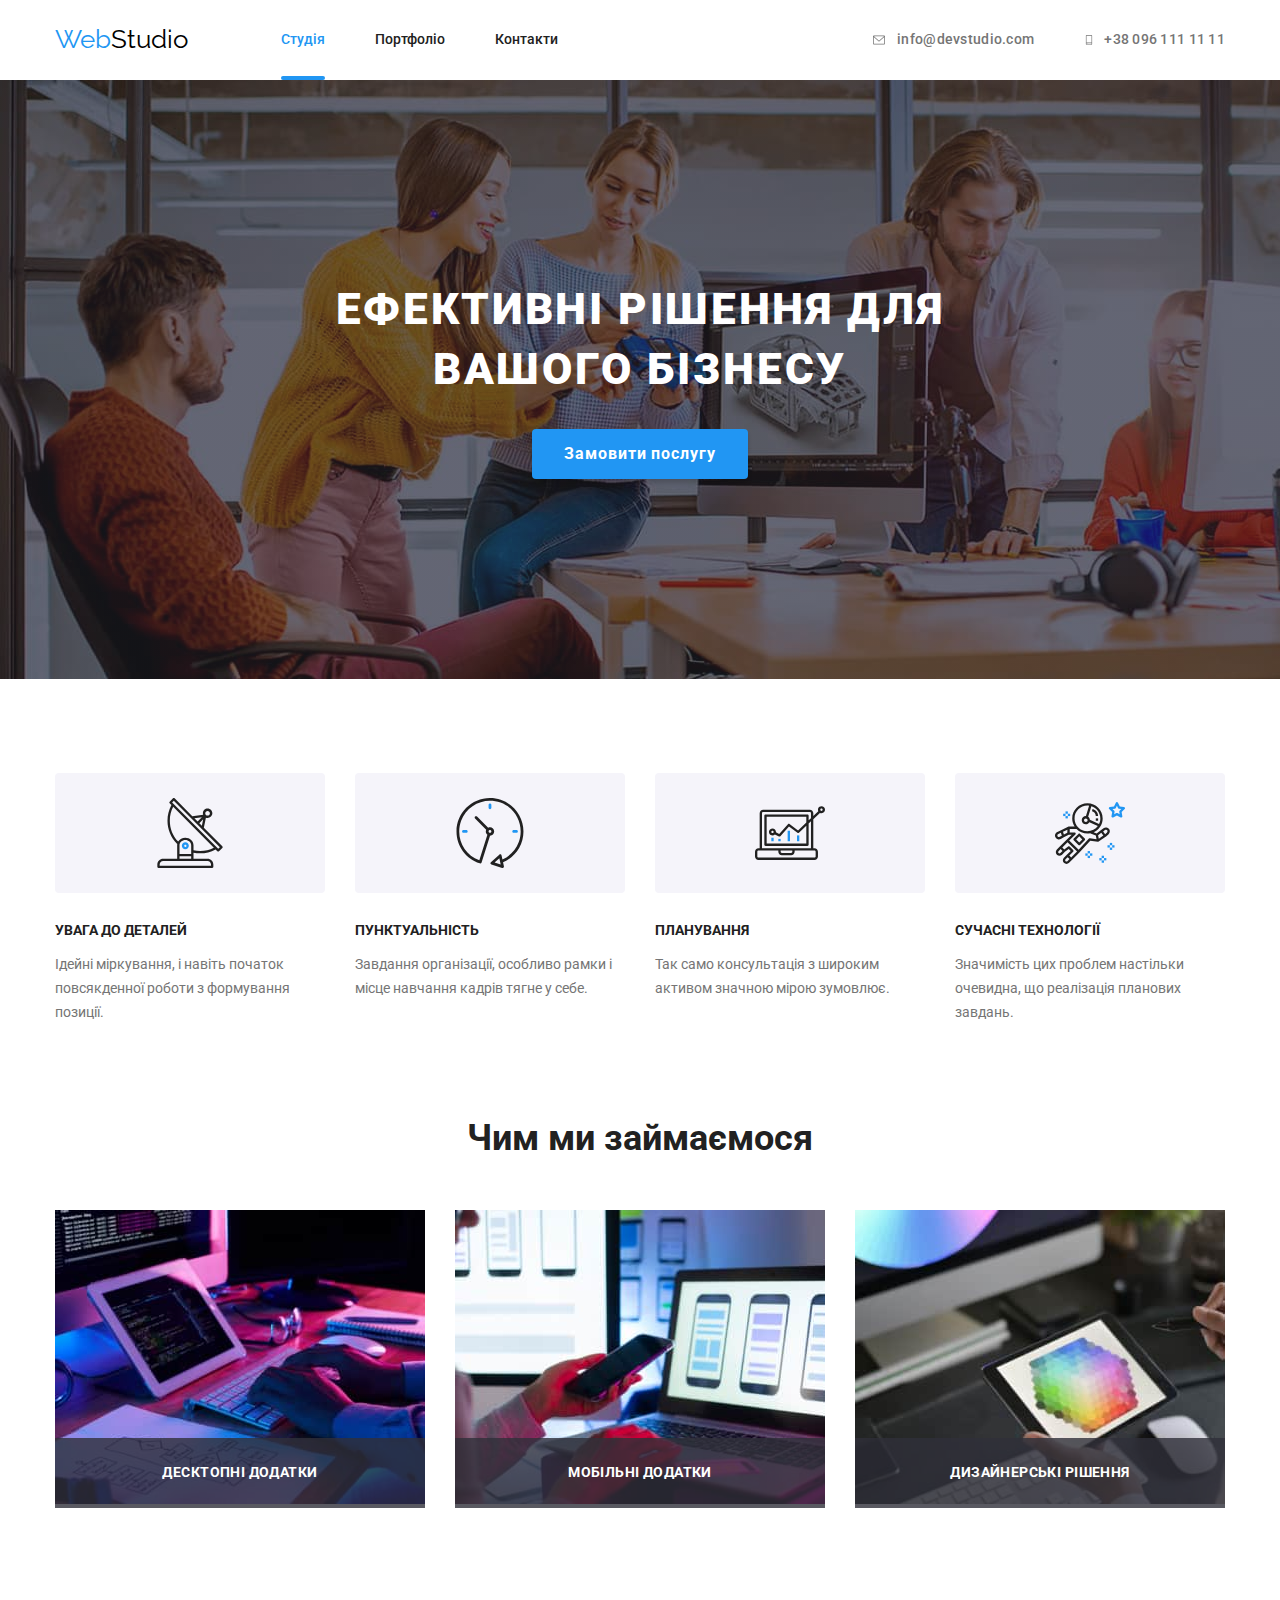
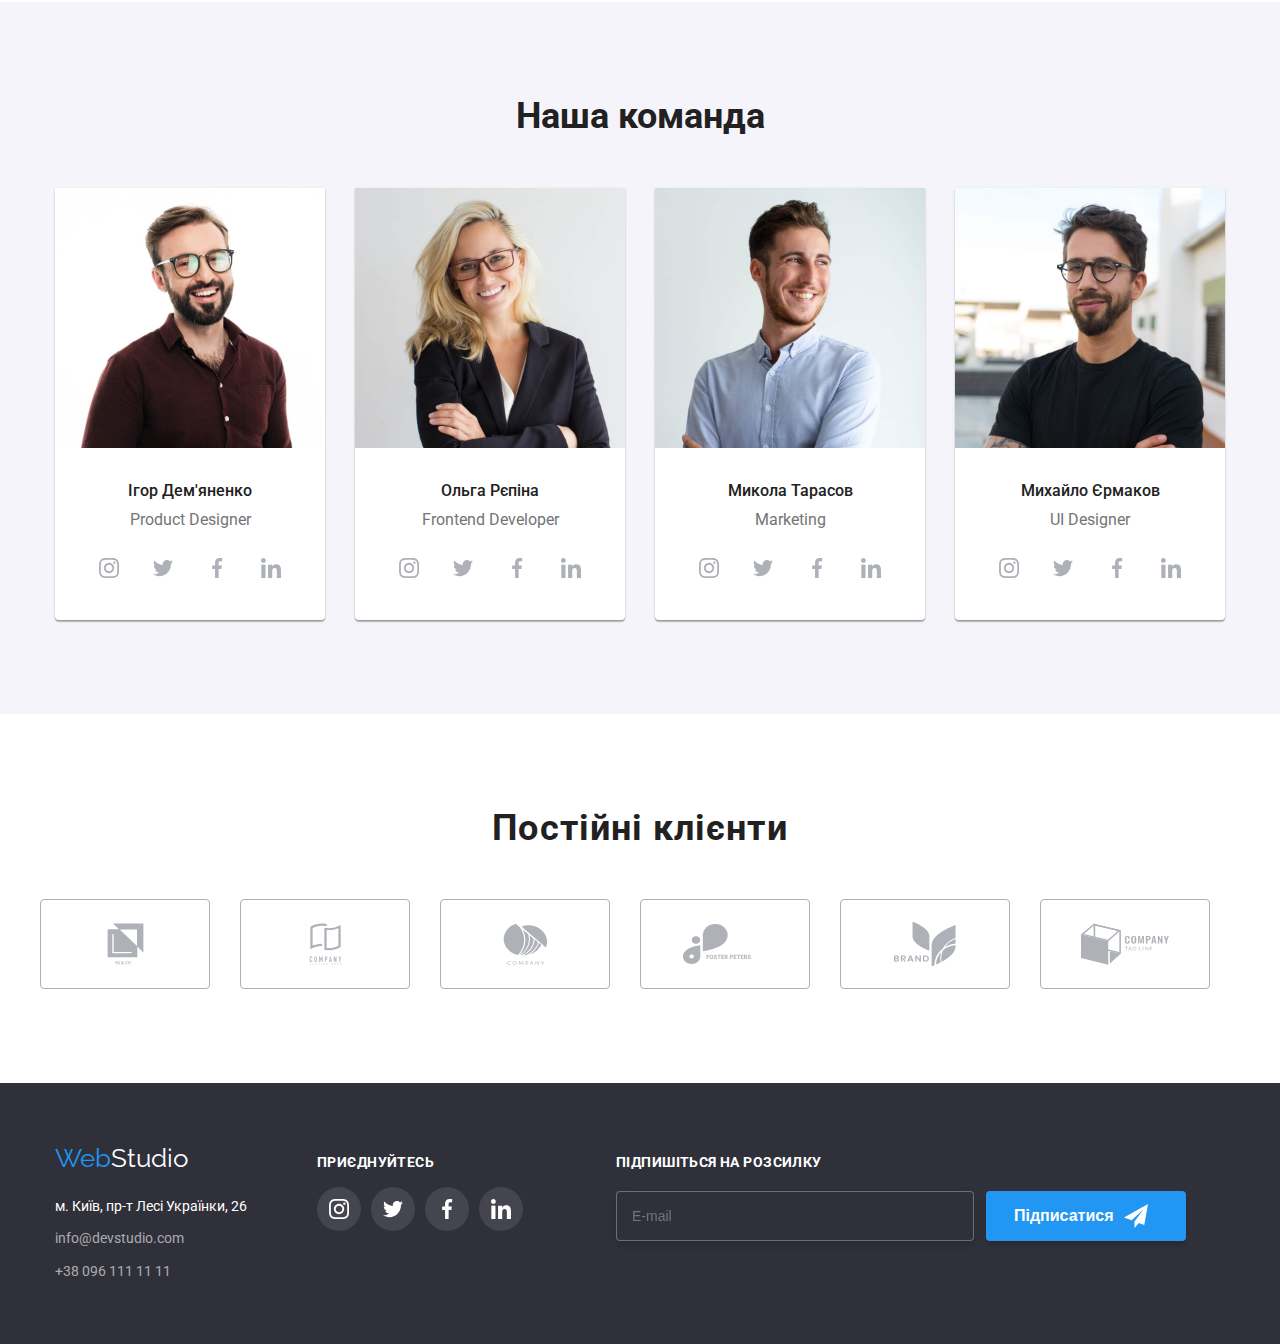
<file: index.html>
<!DOCTYPE html>
<html lang="uk">
  <head>
    <meta charset="UTF-8" />
    <meta http-equiv="X-UA-Compatible" content="IE=edge" />
    <meta name="viewport" content="width=device-width, initial-scale=1.0" />
    <title>GoIt</title>
    <link rel="preconnect" href="https://fonts.googleapis.com" />
    <link rel="preconnect" href="https://fonts.gstatic.com" crossorigin />
    <link
      href="https://fonts.googleapis.com/css2?family=Raleway:wght@700&family=Roboto:wght@400;500;700;900&display=swap"
      rel="stylesheet"
    />
    <link rel="stylesheet" href="./css/style.css" />
  </head>
  <body>
    <header class="page-header">
      <div class="container page-header__decor">
        <a href="./index.html" class="logo">
          <span class="logo__item">Web</span>Studio</a
        >
        <nav class="page-header__nav">
          <ul class="page-header__list">
            <li class="page-header__item">
              <a class="page-header__link current" href="./index.html"
                >Студія</a
              >
            </li>
            <li class="page-header__item">
              <a class="page-header__link" href="./portfolio.html">Портфоліо</a>
            </li>
            <li class="page-header__item">
              <a class="page-header__link" href="#">Контакти</a>
            </li>
          </ul>
        </nav>
        <a class="page-header__connection" href="#">
          <svg class="header__icon" width="16" height="12">
            <use href="./images/sprite.svg#icon-envelope"></use>
          </svg>
          <p class="header__connection">info@devstudio.com</p>
        </a>
        <a class="page-header__tel" href="#">
          <svg class="header__icon" width="10" height="16">
            <use href="./images/sprite.svg#icon-smartphone"></use>
          </svg>
          <p class="header__connection">+38 096 111 11 11</p></a
        >
      </div>
    </header>
    <main>
      <section class="hero">
        <div class="hero__decor">
          <h1 class="hero__tittle">
            Ефективні рішення для <br />
            вашого бізнесу
          </h1>
          <button class="hero__button" type="button" data-modal-open>
            Замовити послугу
          </button>
        </div>
      </section>

      <section class="benefits">
        <div class="container">
          <h2 class="visually-hidden">Особливості команди</h2>
          <ul class="benefits__list">
            <li class="benefits__item">
              <div class="benefits__thumb">
                <svg class="benefits__icon" width="70" height="70">
                  <use href="./images/sprite.svg#icon-antenna">href="#"</use>
                </svg>
              </div>
              <h3 class="benefits__tittle">УВАГА ДО ДЕТАЛЕЙ</h3>
              <p class="benefits__text">
                Ідейні міркування, і навіть початок повсякденної роботи з
                формування <br />
                позиції.
              </p>
            </li>
            <li class="benefits__item">
              <div class="benefits__thumb">
                <svg class="benefits__icon" width="70" height="70">
                  <use href="./images/sprite.svg#icon-clock">href="#"</use>
                </svg>
              </div>
              <h3 class="benefits__tittle">ПУНКТУАЛЬНІСТЬ</h3>
              <p class="benefits__text">
                Завдання організації, особливо рамки і місце навчання кадрів
                тягне у себе.
              </p>
            </li>
            <li class="benefits__item">
              <div class="benefits__thumb">
                <svg class="benefits__icon" width="70" height="70">
                  <use href="./images/sprite.svg#icon-diagram">href="#"</use>
                </svg>
              </div>
              <h3 class="benefits__tittle">ПЛАНУВАННЯ</h3>
              <p class="benefits__text">
                Так само консультація з широким активом значною мірою зумовлює.
              </p>
            </li>
            <li class="benefits__item">
              <div class="benefits__thumb">
                <svg class="benefits__icon" width="70" height="70">
                  <use href="./images/sprite.svg#icon-astronaut">href="#"</use>
                </svg>
              </div>
              <h3 class="benefits__tittle">СУЧАСНІ ТЕХНОЛОГІЇ</h3>
              <p class="benefits__text">
                Значимість цих проблем настільки очевидна, що реалізація
                планових
                <br />
                завдань.
              </p>
            </li>
          </ul>
        </div>
      </section>
      <section class="activity">
        <div class="container">
          <h2 class="activity__tittle">Чим ми займаємося</h2>
          <ul class="activity__list">
            <li class="activity__item">
              <img src="./images/box1.jpg" alt="комп" width="370" />
              <p class="activity__text">Десктопні додатки</p>
            </li>
            <li class="activity__item">
              <img src="./images/box2.jpg" alt="комп" width="370" />
              <p class="activity__text">Мобільні додатки</p>
            </li>
            <li class="activity__item">
              <img src="./images/box3.jpg" alt="комп" width="370" />
              <p class="activity__text">Дизайнерські рішення</p>
            </li>
          </ul>
        </div>
      </section>

      <section class="team">
        <div class="container">
          <h2 class="team__tittle">Наша команда</h2>
          <ul class="team__list">
            <li class="team__item">
              <img
                class="team__photo"
                src="./images/igor.jpg"
                alt="ігор"
                width="270"
              />
              <div class="team__content">
                <h3 class="team__name">Ігор Дем'яненко</h3>
                <p class="team__player">Product Designer</p>

                <ul class="team__social">
                  <li class="team__icon">
                    <a class="team__link" href="">
                      <svg class="team__hover" width="20px" height="20px">
                        <use href="./images/sprite.svg#icon-instagram"></use>
                      </svg>
                    </a>
                  </li>
                  <li class="team__icon">
                    <a class="team__link" href="">
                      <svg class="team__hover" width="20" height="20">
                        <use href="./images/sprite.svg#icon-twitter"></use>
                      </svg>
                    </a>
                  </li>
                  <li class="team__icon">
                    <a class="team__link" href="">
                      <svg class="team__hover" width="20" height="20">
                        <use href="./images/sprite.svg#icon-facebook"></use>
                      </svg>
                    </a>
                  </li>
                  <li class="team__icon">
                    <a class="team__link" href="">
                      <svg class="team__hover" width="20" height="20">
                        <use href="./images/sprite.svg#icon-linkedin"></use>
                      </svg>
                    </a>
                  </li>
                </ul>
              </div>
            </li>
            <li class="team__item">
              <img
                class="team__photo"
                src="./images/olga.jpg"
                alt="ольга"
                width="270"
              />
              <div class="team__content">
                <h3 class="team__name">Ольга Рєпіна</h3>
                <p class="team__player">Frontend Developer</p>
                <ul class="team__social">
                  <li class="team__icon">
                    <a class="team__link" href="">
                      <svg class="team__hover" width="20px" height="20px">
                        <use href="./images/sprite.svg#icon-instagram"></use>
                      </svg>
                    </a>
                  </li>
                  <li class="team__icon">
                    <a class="team__link" href="">
                      <svg class="team__hover" width="20" height="20">
                        <use href="./images/sprite.svg#icon-twitter"></use>
                      </svg>
                    </a>
                  </li>
                  <li class="team__icon">
                    <a class="team__link" href="">
                      <svg class="team__hover" width="20" height="20">
                        <use href="./images/sprite.svg#icon-facebook"></use>
                      </svg>
                    </a>
                  </li>
                  <li class="team__icon">
                    <a class="team__link" href="">
                      <svg class="team__hover" width="20" height="20">
                        <use href="./images/sprite.svg#icon-linkedin"></use>
                      </svg>
                    </a>
                  </li>
                </ul>
              </div>
            </li>
            <li class="team__item">
              <img
                class="team__photo"
                src="./images/mikola.jpg"
                alt="микола"
                width="270"
              />
              <div class="team__content">
                <h3 class="team__name">Микола Тарасов</h3>
                <p class="team__player">Marketing</p>
                <ul class="team__social">
                  <li class="team__icon">
                    <a class="team__link" href="">
                      <svg class="team__hover" width="20px" height="20px">
                        <use href="./images/sprite.svg#icon-instagram"></use>
                      </svg>
                    </a>
                  </li>
                  <li class="team__icon">
                    <a class="team__link" href="">
                      <svg class="team__hover" width="20" height="20">
                        <use href="./images/sprite.svg#icon-twitter"></use>
                      </svg>
                    </a>
                  </li>
                  <li class="team__icon">
                    <a class="team__link" href="">
                      <svg class="team__hover" width="20" height="20">
                        <use href="./images/sprite.svg#icon-facebook"></use>
                      </svg>
                    </a>
                  </li>
                  <li class="team__icon">
                    <a class="team__link" href="">
                      <svg class="team__hover" width="20" height="20">
                        <use href="./images/sprite.svg#icon-linkedin"></use>
                      </svg>
                    </a>
                  </li>
                </ul>
              </div>
            </li>
            <li class="team__item">
              <img
                class="team__photo"
                src="./images/miha.jpg"
                alt="михайло"
                width="270"
              />
              <div class="team__content">
                <h3 class="team__name">Михайло Єрмаков</h3>
                <p class="team__player">UI Designer</p>
                <ul class="team__social">
                  <li class="team__icon">
                    <a class="team__link" href="">
                      <svg class="team__hover" width="20px" height="20px">
                        <use href="./images/sprite.svg#icon-instagram"></use>
                      </svg>
                    </a>
                  </li>
                  <li class="team__icon">
                    <a class="team__link" href="">
                      <svg class="team__hover" width="20" height="20">
                        <use href="./images/sprite.svg#icon-twitter"></use>
                      </svg>
                    </a>
                  </li>
                  <li class="team__icon">
                    <a class="team__link" href="">
                      <svg class="team__hover" width="20" height="20">
                        <use href="./images/sprite.svg#icon-facebook"></use>
                      </svg>
                    </a>
                  </li>
                  <li class="team__icon">
                    <a class="team__link" href="">
                      <svg class="team__hover" width="20" height="20">
                        <use href="./images/sprite.svg#icon-linkedin"></use>
                      </svg>
                    </a>
                  </li>
                </ul>
              </div>
            </li>
          </ul>
        </div>
      </section>
      <section class="clients">
        <div class="container">
          <h2 class="clients__tittle">Постійні клієнти</h2>
          <ul class="clients__list">
            <li class="clients__item">
              <a href="" class="clients__link">
                <svg class="clients__icon" width="41" height="100%">
                  <use href="./images/sprite.svg#icon-group"></use>
                </svg>
              </a>
            </li>
            <li class="clients__item">
              <a href="" class="clients__link">
                <svg class="clients__icon" width="41" height="100%">
                  <use href="./images/sprite.svg#icon-group-1"></use>
                </svg>
              </a>
            </li>
            <li class="clients__item">
              <a href="" class="clients__link">
                <svg class="clients__icon" width="45" height="100%">
                  <use href="./images/sprite.svg#icon-group-2"></use>
                </svg>
              </a>
            </li>
            <li class="clients__item">
              <a href="" class="clients__link">
                <svg class="clients__icon" width="84" height="100%">
                  <use href="./images/sprite.svg#icon-group-3"></use>
                </svg>
              </a>
            </li>
            <li class="clients__item">
              <a href="" class="clients__link">
                <svg class="clients__icon" width="62" height="100%">
                  <use href="./images/sprite.svg#icon-group-4"></use>
                </svg>
              </a>
            </li>
            <li class="clients__item">
              <a href="" class="clients__link">
                <svg class="clients__icon" width="94" height="100%">
                  <use href="./images/sprite.svg#icon-group-5"></use>
                </svg>
              </a>
            </li>
          </ul>
        </div>
      </section>
    </main>

    <footer class="foot">
      <div class="container">
        <div class="foot__centr">
          <div class="foot__left">
            <a href="./index.html" class="foot__logo">
              <span class="logo__item">Web</span>Studio</a
            >
            <address class="foot__text">
              м. Київ, пр-т Лесі Українки, 26
            </address>
            <a class="foot__connection" href="#">info@devstudio.com</a>
            <a class="foot__tel" href="#">+38 096 111 11 11</a>
          </div>

          <div class="foot__right">
            <div class="foot__container">
              <h3 class="foot__tittle">приєднуйтесь</h3>
              <ul class="foot__social">
                <li class="foot__icon">
                  <a class="foot__link" href="">
                    <svg class="foot__hover" width="20px" height="20px">
                      <use href="./images/sprite.svg#icon-instagram"></use>
                    </svg>
                  </a>
                </li>
                <li class="foot__icon">
                  <a class="foot__link" href="">
                    <svg class="foot__hover" width="20" height="20">
                      <use href="./images/sprite.svg#icon-twitter"></use>
                    </svg>
                  </a>
                </li>
                <li class="foot__icon">
                  <a class="foot__link" href="">
                    <svg class="foot__hover" width="20" height="20">
                      <use href="./images/sprite.svg#icon-facebook"></use>
                    </svg>
                  </a>
                </li>
                <li class="foot__icon">
                  <a class="foot__link" href="">
                    <svg class="foot__hover" width="20" height="20">
                      <use href="./images/sprite.svg#icon-linkedin"></use>
                    </svg>
                  </a>
                </li>
              </ul>
            </div>
          </div>
          <div class="foot__form">
            <form name="mailing-list">
              <div class="form__container">
                <label class="foot__label">
                  <p class="foot__form-text">Підпишіться на розсилку</p>
                  <input
                    type="email"
                    name="user-mail"
                    placeholder="E-mail"
                    class="foot__input"
                  />
                </label>
                <button type="submit" class="foot__telegramm">
                  Підписатися

                  <svg width="24" height="24" class="foot__icon-tel">
                    <use href="./images/sprite.svg#icon-send"></use>
                  </svg>
                </button>
              </div>
            </form>
          </div>
        </div>
      </div>
    </footer>
    <div class="backdrop is-hidden" data-modal>
      <div class="backdrop__modal">
        <h2 class="backdrop__tittle">Залиште свої дані, ми вам передзвонимо</h2>
        <button
          type="button"
          class="backdrop__icon"
          width="30"
          height="30"
          data-modal-close
        >
          <svg width="11" height="11">
            <use
              href="./images/sprite.svg#icon-vector"
              
            ></use>
          </svg>
        </button>
        <form name="modal" class="modal__form">
          <label class="modal__label">
            <p class="modal__input-name">Ім'я</p>
            <div class="modal__decor">
              <input type="text" name="user-name" class="modal__input" />
              <svg width="12" height="12" class="modal__icon">
                <use href="./images/sprite.svg#icon-modal-user"></use>
              </svg>
            </div>
          </label>
          <label class="modal__label">
            <p class="modal__input-name">Телефон</p>
            <div class="modal__decor">
              <input type="tel" name="user-tel" class="modal__input" />
              <svg width="12" height="12" class="modal__icon">
                <use href="./images/sprite.svg#icon-modal-tel"></use>
              </svg>
            </div>
          </label>
          <label class="modal__label">
            <p class="modal__input-name">Пошта</p>
            <div class="modal__decor">
              <input type="email" name="user-mail" class="modal__input" />
              <svg width="15" height="12" class="modal__icon">
                <use href="./images/sprite.svg#icon-modal-mail"></use>
              </svg>

            </div>
          </label>
          <label class="modal__label">
            <p class="modal__input-name">Коментар</p>
            <textarea
              name=""
              rows="10"
              placeholder="Введіть текст"
              class="modal__textarea"
            ></textarea>
          </label>
        </form>

        <form>
          <label class="modal__treaty">
            <input
              class="modal__check"
              type="checkbox"
              value="treaty"
              name="check"
            />
            <span class="modal__check-box"></span>

            <p class="modal__treaty-text">Погоджуюся з розсилкою та приймаю</p>
            <a href="#" class="modal__treaty-link">Умови договору</a>
          </label>

          <button type="button" class="modal__btn">Відправити</button>
        </form>
      </div>
    </div>

    <script src="./js/modal.js"></script>
  </body>
</html>
</file>
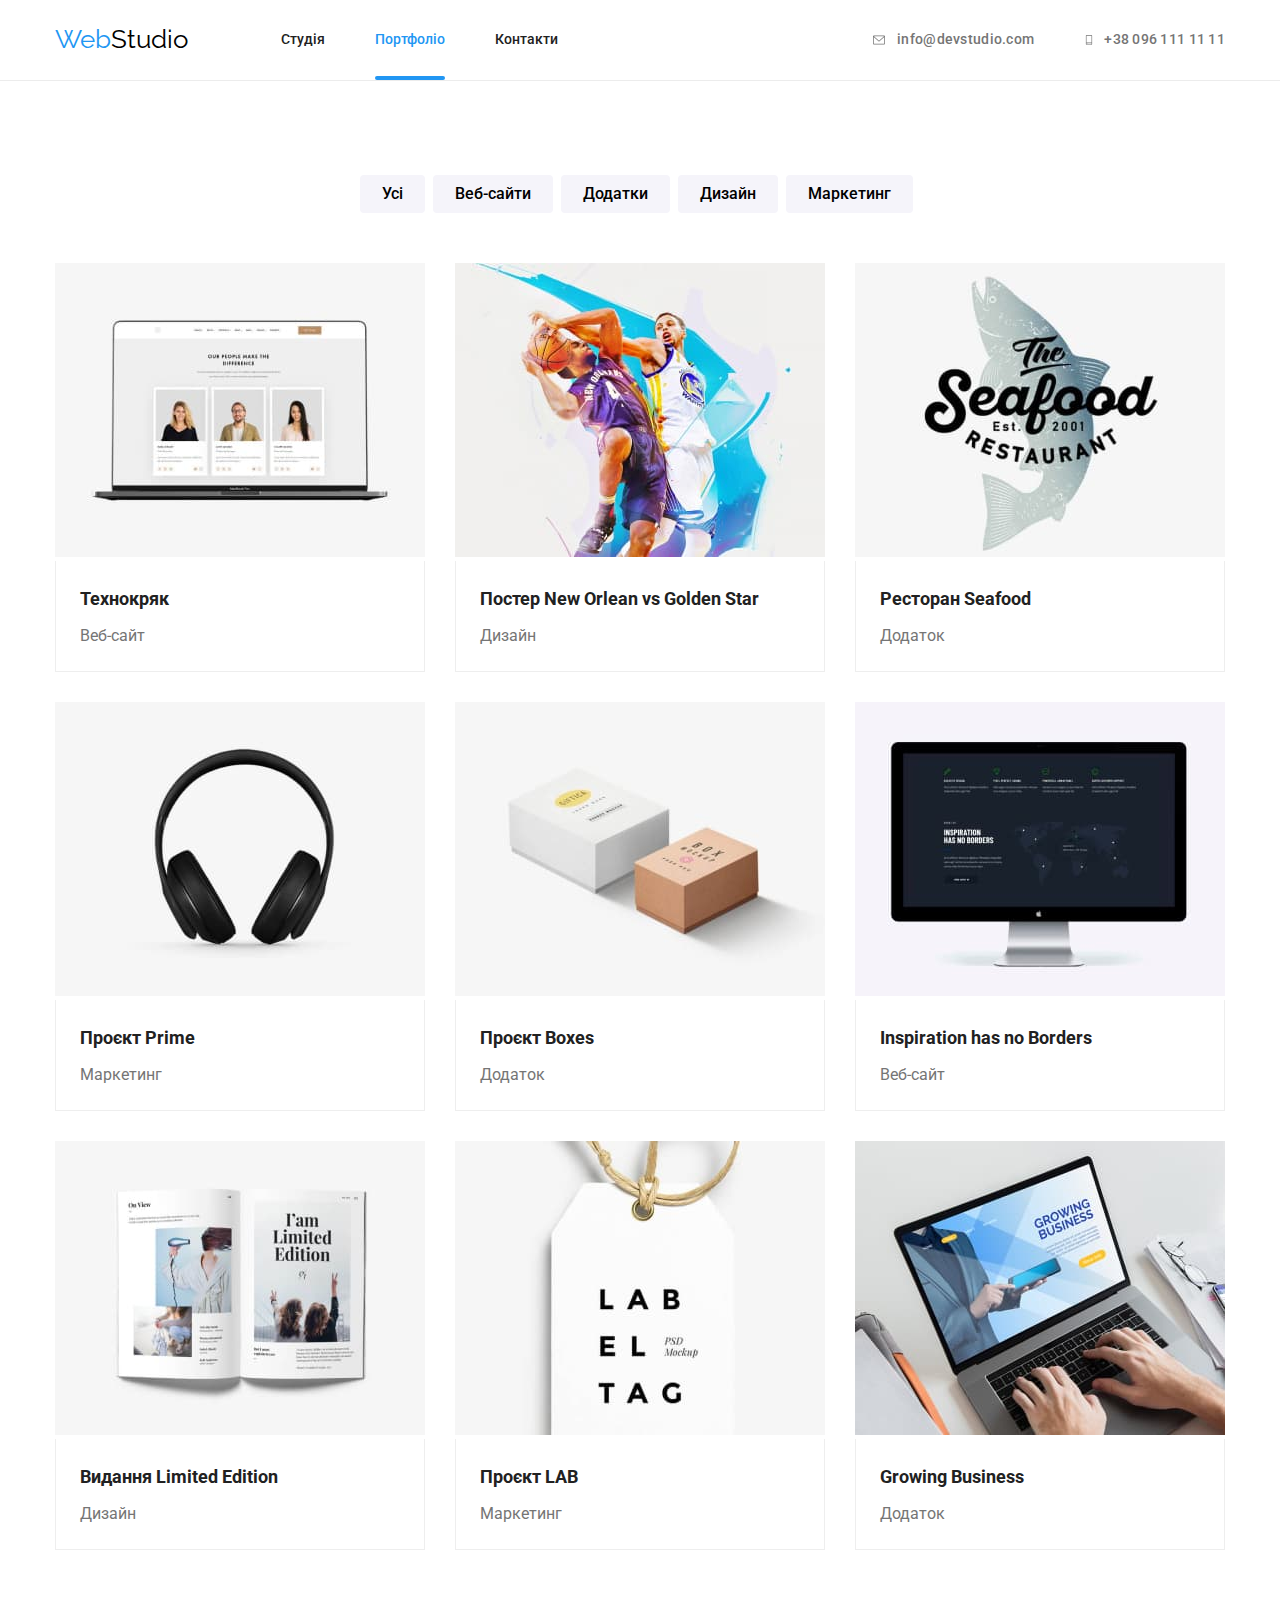
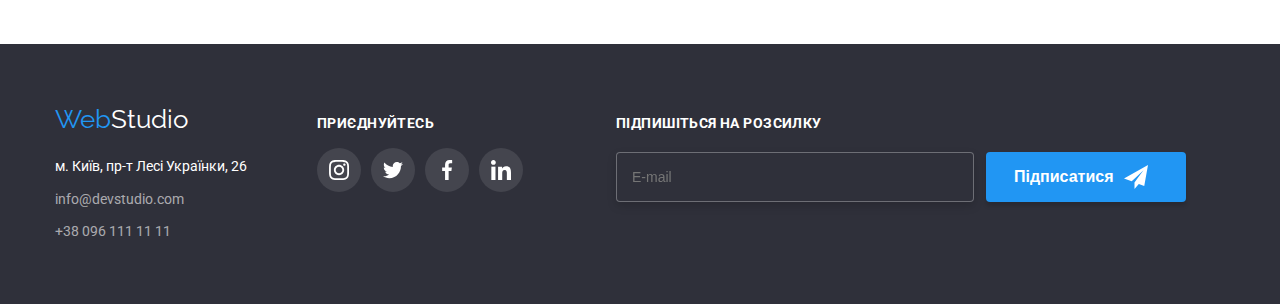
<file: portfolio.html>
<!DOCTYPE html>
<html lang="uk">
  <head>
    <meta charset="UTF-8" />
    <meta http-equiv="X-UA-Compatible" content="IE=edge" />
    <meta name="viewport" content="width=device-width, initial-scale=1.0" />
    <title>GoIt</title>
    <link rel="preconnect" href="https://fonts.googleapis.com" />
    <link rel="preconnect" href="https://fonts.gstatic.com" crossorigin />
    <link
      href="https://fonts.googleapis.com/css2?family=Raleway:wght@700&family=Roboto:wght@400;500;700;900&display=swap"
      rel="stylesheet"
    />
    <link rel="stylesheet" href="./css/style.css" />
  </head>
  <body>
    <header class="page-header">
      <div class="container page-header__decor">
        <a href="./index.html" class="logo">
          <span class="logo__item">Web</span>Studio</a
        >
        <nav class="page-header__nav">
          <ul class="page-header__list">
            <li class="page-header__item">
              <a class="page-header__link " href="./index.html"
                >Студія</a
              >
            </li>
            <li class="page-header__item">
              <a class="page-header__link current" href="./portfolio.html">Портфоліо</a>
            </li>
            <li class="page-header__item">
              <a class="page-header__link" href="#">Контакти</a>
            </li>
          </ul>
        </nav>
        <a class="page-header__connection" href="#">
          <svg class="header__icon" width="16" height="12">
            <use href="./images/sprite.svg#icon-envelope"></use>
          </svg>
          <p class="header__connection">info@devstudio.com</p>
        </a>
        <a class="page-header__tel" href="#">
          <svg class="header__icon" width="10" height="16">
            <use href="./images/sprite.svg#icon-smartphone"></use>
          </svg>
          <p class="header__connection">+38 096 111 11 11</p></a
        >
      </div>
    </header>
    <main>
      <section class="port">
        <div class="container">
          <h1 class="visually-hidden">партфоліо</h1>
          <ul class="port__buttons">
            <li><button class="port__button" type="button">Усі</button></li>
            <li>
              <button class="port__button" type="button">Веб-сайти</button>
            </li>
            <li><button class="port__button" type="button">Додатки</button></li>
            <li><button class="port__button" type="button">Дизайн</button></li>
            <li>
              <button class="port__button" type="button">Маркетинг</button>
            </li>
          </ul>

          <ul class="port__list">
            <li class="port__item">
              <a class="port__link" href="#">
                <div class="port__image">
                  <img src="./images/port1.jpg" alt="порт1" width="370" />
                  <div class="port__over">
                    <p>
                      Ресурс пропонує комплексні пропозиції з різним рівнем
                      функціоналу та сервісів. Все це дозволить відвідувачу
                      отримати вичерпні відомості про компанію чи приватну
                      особу.
                    </p>
                  </div>
                </div>
                <div class="port__content">
                  <h2 class="port__projects">Технокряк</h2>
                  <p class="port__all">Веб-сайт</p>
                </div>
              </a>
            </li>
            <li class="port__item">
              <a class="port__link" href="#">
                <div class="port__image">
                  <img src="./images/port2.jpg" alt="порт2" width="370" />
                  <div class="port__over">
                    <p>
                      Ресурс пропонує комплексні пропозиції з різним рівнем
                      функціоналу та сервісів. Все це дозволить відвідувачу
                      отримати вичерпні відомості про компанію чи приватну
                      особу.
                    </p>
                  </div>
                </div>
                <div class="port__content">
                  <h2 class="port__projects">
                    Постер New Orlean vs Golden Star
                  </h2>
                  <p class="port__all">Дизайн</p>
                </div>
              </a>
            </li>

            <li class="port__item">
              <a class="port__link" href="#">
                <div class="port__image">
                  <img src="./images/port3.jpg" alt="порт3" width="370" />
                  <div class="port__over">
                    <p>
                      Ресурс пропонує комплексні пропозиції з різним рівнем
                      функціоналу та сервісів. Все це дозволить відвідувачу
                      отримати вичерпні відомості про компанію чи приватну
                      особу.
                    </p>
                  </div>
                </div>
                <div class="port__content">
                  <h2 class="port__projects">Ресторан Seafood</h2>
                  <p class="port__all">Додаток</p>
                </div>
              </a>
            </li>
            <li class="port__item">
              <a class="port__link" href="#">
                <div class="port__image">
                  <img src="./images/port4.jpg" alt="порт4" width="370" />
                  <div class="port__over">
                    <p>
                      Ресурс пропонує комплексні пропозиції з різним рівнем
                      функціоналу та сервісів. Все це дозволить відвідувачу
                      отримати вичерпні відомості про компанію чи приватну
                      особу.
                    </p>
                  </div>
                </div>
                <div class="port__content">
                  <h2 class="port__projects">Проєкт Prime</h2>
                  <p class="port__all">Маркетинг</p>
                </div>
              </a>
            </li>
            <li class="port__item">
              <a class="port__link" href="#">
                <div class="port__image">
                  <img src="./images/port5.jpg" alt="порт5" width="370" />
                  <div class="port__over">
                    <p>
                      Ресурс пропонує комплексні пропозиції з різним рівнем
                      функціоналу та сервісів. Все це дозволить відвідувачу
                      отримати вичерпні відомості про компанію чи приватну
                      особу.
                    </p>
                  </div>
                </div>
                <div class="port__content">
                  <h2 class="port__projects">Проєкт Boxes</h2>
                  <p class="port__all">Додаток</p>
                </div>
              </a>
            </li>
            <li class="port__item">
              <a class="port__link" href="#">
                <div class="port__image">
                  <img src="./images/port6.jpg" alt="порт6" width="370" />
                  <div class="port__over">
                    <p>
                      Ресурс пропонує комплексні пропозиції з різним рівнем
                      функціоналу та сервісів. Все це дозволить відвідувачу
                      отримати вичерпні відомості про компанію чи приватну
                      особу.
                    </p>
                  </div>
                </div>
                <div class="port__content">
                  <h2 class="port__projects">Inspiration has no Borders</h2>
                  <p class="port__all">Веб-сайт</p>
                </div>
              </a>
            </li>
            <li class="port__item">
              <a class="port__link" href="#">
                <div class="port__image">
                  <img src="./images/port7.jpg" alt="порт7" width="370" />
                  <div class="port__over">
                    <p>
                      Ресурс пропонує комплексні пропозиції з різним рівнем
                      функціоналу та сервісів. Все це дозволить відвідувачу
                      отримати вичерпні відомості про компанію чи приватну
                      особу.
                    </p>
                  </div>
                </div>
                <div class="port__content">
                  <h2 class="port__projects">Видання Limited Edition</h2>
                  <p class="port__all">Дизайн</p>
                </div>
              </a>
            </li>
            <li class="port__item">
              <a class="port__link" href="#">
                <div class="port__image">
                  <img src="./images/port8.jpg" alt="порт8" width="370" />
                  <div class="port__over">
                    <p>
                      Ресурс пропонує комплексні пропозиції з різним рівнем
                      функціоналу та сервісів. Все це дозволить відвідувачу
                      отримати вичерпні відомості про компанію чи приватну
                      особу.
                    </p>
                  </div>
                </div>
                <div class="port__content">
                  <h2 class="port__projects">Проєкт LAB</h2>
                  <p class="port__all">Маркетинг</p>
                </div>
              </a>
            </li>
            <li class="port__item">
              <a class="port__link" href="#">
                <div class="port__image">
                  <img src="./images/port9.jpg" alt="порт9" width="370" />
                  <div class="port__over">
                    <p>
                      Ресурс пропонує комплексні пропозиції з різним рівнем
                      функціоналу та сервісів. Все це дозволить відвідувачу
                      отримати вичерпні відомості про компанію чи приватну
                      особу.
                    </p>
                  </div>
                </div>
                <div class="port__content">
                  <h2 class="port__projects">Growing Business</h2>
                  <p class="port__all">Додаток</p>
                </div>
              </a>
            </li>
          </ul>
        </div>
      </section>
    </main>
    <footer class="foot">
      <div class="container">
        <div class="foot__centr">
          <div class="foot__left">
            <a href="./index.html" class="foot__logo">
              <span class="logo__item">Web</span>Studio</a
            >
            <address class="foot__text">
              м. Київ, пр-т Лесі Українки, 26
            </address>
            <a class="foot__connection" href="#">info@devstudio.com</a>
            <a class="foot__tel" href="#">+38 096 111 11 11</a>
          </div>

          <div class="foot__right">
            <div class="foot__container">
              <h3 class="foot__tittle">приєднуйтесь</h3>
              <ul class="foot__social">
                <li class="foot__icon">
                  <a class="foot__link" href="">
                    <svg class="foot__hover" width="20px" height="20px">
                      <use href="./images/sprite.svg#icon-instagram"></use>
                    </svg>
                  </a>
                </li>
                <li class="foot__icon">
                  <a class="foot__link" href="">
                    <svg class="foot__hover" width="20" height="20">
                      <use href="./images/sprite.svg#icon-twitter"></use>
                    </svg>
                  </a>
                </li>
                <li class="foot__icon">
                  <a class="foot__link" href="">
                    <svg class="foot__hover" width="20" height="20">
                      <use href="./images/sprite.svg#icon-facebook"></use>
                    </svg>
                  </a>
                </li>
                <li class="foot__icon">
                  <a class="foot__link" href="">
                    <svg class="foot__hover" width="20" height="20">
                      <use href="./images/sprite.svg#icon-linkedin"></use>
                    </svg>
                  </a>
                </li>
              </ul>
            </div>
          </div>
          <div class="foot__form">
            <form name="mailing-list">
              <div class="form__container">
                <label class="foot__label">
                  <p class="foot__form-text">Підпишіться на розсилку</p>
                  <input
                    type="email"
                    name="user-mail"
                    placeholder="E-mail"
                    class="foot__input"
                  />
                </label>
                <button type="submit" class="foot__telegramm">
                  Підписатися

                  <svg width="24" height="24" class="foot__icon-tel">
                    <use href="./images/sprite.svg#icon-send"></use>
                  </svg>
                </button>
              </div>
            </form>
          </div>
        </div>
      </div>
    </footer>
  </body>
</html>
</file>
<file: css/style.css>
:root{
    --text-color:#212121;
    --text-accent:#2196F3;
    --text-secondColor:#757575;
}

*,
*::before,
*::after {
  box-sizing: border-box;
}


h1,
h2,
h3,
p {
    margin-top: 0;
}
.visually-hidden {
    position: absolute !important;
    clip: rect(1px 1px 1px 1px);
    clip: rect(1px, 1px, 1px, 1px);
    padding: 0 !important;
    border: 0 !important;
    height: 1px !important;
    width: 1px !important;
    overflow: hidden;
  }

body{
    font-family: roboto,sans-serif;
    color: var(--text-color);
    margin: 0;
}
ul{
    list-style: none;
    padding: 0;
}
a{
    text-decoration: none;
}
.container{
    width: 1200px;
    padding-left: 15px;
    padding-right: 15px;
    margin-left: auto;
    margin-right: auto;
    
}
/* ----------header---------- */

.page-header__decor{

    display: flex;
    align-items: center;
}

.logo{
    font-family: Raleway;
    font-size: 26px;
    line-height: 1.2;
    color: #000000;
}
.logo__item{
    color: var(--text-accent);
   
}


.page-header__nav{
    margin-left: 93px;
}
.page-header__item:not(last-child){
    margin-right: 50px;
}


.page-header__list{
    display: flex;
    margin-top: 0;
    margin-bottom: 0;
   
    padding-left: 0;
}



.page-header__link{
    display: block;
    padding-top: 32px;
    padding-bottom: 32px;
    font-weight: 500;
    font-size: 14px;
    line-height: 1.14;
    color: var(--text-color);

    transition-duration: 250ms;
    transition-timing-function: cubic-bezier(0.4, 0, 0.2, 1);
    transition-property: color;

}

.page-header__link:hover,
.page-header__link:focus{
    color: var(--text-accent);
}
.current{
    position: relative;
    color: var(--text-accent);
}
.current::after{
    position: absolute;
    bottom: 0;
    display: block;
    content: "";
    height: 4px;
    width: 100%;
    border-radius: 2px;
    background-color: var(--text-accent);
}

.page-header__connection{
    color: var(--text-secondColor);
    margin-left: auto;
    margin-right: 50px;
    font-family: 'Roboto';
    font-style: normal;
    font-weight: 500;
    font-size: 14px;
    line-height: 1.14;
    letter-spacing: 0.02em;
    display: flex;
    align-items: center;
    fill: #757575;

    transition-duration: 250ms;
    transition-timing-function: cubic-bezier(0.4, 0, 0.2, 1);
    transition-property: color;
}
.header__icon{
    
    margin-right: 10px;
}
.page-header__connection:focus,
.page-header__connection:hover{
    color: var(--text-accent);
    fill: var(--text-accent);
}
.header__connection{
    margin: 0;
}

.page-header__tel{
    color:  var(--text-secondColor);
    font-family: 'Roboto';
    font-style: normal;
    font-weight: 500;
    font-size: 14px;
    line-height: 1.14;
    letter-spacing: 0.02em;
    display: flex;
    align-items: center;
    fill: #757575;

    transition-duration: 250ms;
    transition-timing-function: cubic-bezier(0.4, 0, 0.2, 1);
    transition-property: color;
}
.page-header__tel:focus,
.page-header__tel:hover{
    color: var(--text-accent);
    fill: var(--text-accent);
}

/* ----------hero---------- */
.hero{
    max-width: 1600px;
    background-repeat: no-repeat;
    background-image:  linear-gradient(
       to bottom,
       rgba(47, 48, 58, 0.4),
       rgba(47, 48, 58, 0.4)  
    ),
     url(../images/heroImg.jpg);
    padding-top: 200px;
    padding-bottom: 200px;
    margin-left: auto;
    margin-right: auto;
    
   
}


.hero__tittle{
    color: #fff;
    font-weight: 900;
    font-size: 44px;
    line-height: 1.36;
    text-align: center;
    letter-spacing: 0.06em;
    text-transform: uppercase;
}
.hero__button{
    background-color: var(--text-accent);
    color: #fff;
    border: none;
    box-shadow: 0px 4px 4px rgba(0, 0, 0, 0.15);
    border-radius: 4px;
    padding-top: 10px;
    padding-bottom: 10px;
    padding-left: 32px;
    padding-right: 32px;
    font-family: 'Roboto';
    font-style: normal;
    font-weight: 700;
    font-size: 16px;
    line-height: 1.87;
    display: block;
    margin-left: auto;
    margin-right: auto;
    letter-spacing: 0.06em;
}
.hero__decor{
    justify-content: center;
    align-items: center;
}

/* ----------benefits---------- */
.benefits{
    
    padding-top: 94px;
    padding-bottom: 94px;
}
.benefits__list{
    margin-top: 0;
    margin-bottom: 0;
    display: flex;
}
.benefits__item:not(last-child){
    margin-right: 30px;
}
.benefits__tittle{
    
    font-size: 14px;
    line-height: 1.14;
}
.benefits__text{
    margin-bottom: 0;
    font-size: 14px;
    line-height: 1.7;
    color:var(--text-secondColor);
}
.benefits__thumb{
    width: 270px;
   height: 120px;
   margin-bottom: 30px;
   background-color: #F5F4FA;
   display: flex;
   justify-content: center;
   align-items: center;
   border-radius: 4px;
}


/* ----------activity---------- */
.activity{
    padding-bottom: 94px;
}
.activity__tittle{
    text-align: center;
    margin-left: auto;
    margin-right: auto;
    margin-bottom: 50px;
    font-size: 36px;
    line-height: 1.16;
}
.activity__list{
    margin-bottom: 0;
    margin-top: 0;
    padding-left: 0;
    display: flex;
}

.activity__item:not(last-child){
    margin-right: 30px;
}
.activity__item{
    position: relative;
}
.activity__text{
    
    position: absolute;
    bottom: 0;
    width: 100%;
    background: rgba(47, 48, 58, 0.8);
    padding-top: 27px;
    padding-bottom: 27px;
    margin: 0;
    font-family: 'Roboto';
    font-style: normal;
    font-weight: 700;
    font-size: 14px;
    line-height: 1.14;
    text-align: center;
    letter-spacing: 0.03em;
    text-transform: uppercase;

    color: #FFFFFF;
}


/* ----------team---------- */
.team{
    background-color: #F5F4FA;
    padding-top: 94px;
    padding-bottom: 94px;
    margin-right: auto;
    margin-left: auto;
}

.team__tittle{
    margin-bottom: 50px;
    text-align: center;
    font-size: 36px;
    line-height: 1.16;
}
.team__list{
    display: flex;
    flex-wrap: wrap;
    margin-left: -30px;
    margin-top: -30px;
    margin-bottom: 0;
  
}
.team__item{
    flex-basis: calc((100% - 4 * 30px) / 4);
    background-color: #ffffff;
    margin-left: 30px;
    margin-top: 30px;
    box-shadow: 0px 1px 3px rgb(0 0 0 / 12%), 0px 1px 1px rgb(0 0 0 / 14%), 0px 2px 1px rgb(0 0 0 / 20%);
    border-radius: 0px 0px 4px 4px;
}
.team__content{
    padding: 30px 32px;
}
.team__name{
    margin-bottom: 10px;
    text-align: center;
    font-weight: 500;
    font-size: 16px;
    line-height: 1.18;
}
.team__player{
    text-align: center;
    font-size: 16px;
    line-height: 1.18;
    color: var(--text-secondColor);
    margin-bottom: 16px;
}
.team__social{
    display: flex;
    justify-content: center;
    align-items: center;
   
   
}

.team__icon:not(:last-child) {
    margin-right: 10px;
}
.team__link{
    width: 44px;
    height: 44px;
    border-radius: 50%;
    display: flex;
    align-items: center;
    justify-content: center;
    fill: #afb1b8;

    transition-duration: 250ms;
    transition-timing-function: cubic-bezier(0.4, 0, 0.2, 1);
    transition-property: background-color,fill;
}
.team__link:hover,
.team__link:focus{
    background-color:var(--text-accent) ;
    fill: #fff;
}

/* ----------clients---------- */
.clients{
    padding-top: 94px;
    padding-bottom: 94px;
}
.clients__tittle{
    font-weight: 700;
    font-size: 36px;
    line-height: 1.16;
    text-align: center;
    letter-spacing: 0.03em;
    margin-bottom: 50px;
}
.clients__list{
    margin: 0;
    display: flex;
    align-items: center;
    justify-content: center;
}

.clients__link{
    
    width: 170px;
    display: flex;
    align-items: center;
    justify-content: center;
    box-sizing: border-box;
    border-radius: 4px;
    border: 1px solid #afb1b8;
    height: 90px;
    fill: #AFB1B8;
    border-radius: 4px;

    transition-duration: 250ms;
    transition-timing-function: cubic-bezier(0.4, 0, 0.2, 1);
    transition-property: border-color;
    
}
.clients__link:not(last-child){
    margin-right: 30px;
}
.clients__link:hover,
.clients__link:focus{
    fill: var(--text-accent);
    border-color: var(--text-accent);
}
.clients__icon{
    transition: fill 250ms cubic-bezier(0.4, 0, 0.2, 1);
}



/* ----------backdrop---------- */

.backdrop{
    position: fixed;
    top: 0;
    left: 0;
   
    width: 100%;
    height: 100%;
    background: rgba(0, 0, 0, 0.2);

    transition-duration: 250ms;
    transition-timing-function: cubic-bezier(0.4, 0, 0.2, 1);
    transition-property: opacity,visibility;
}
.backdrop__modal{
    position: absolute;
    
    width: 528px;
    
    background: #FFFFFF;
    box-shadow: 0px 1px 3px rgba(0, 0, 0, 0.12), 0px 1px 1px rgba(0, 0, 0, 0.14), 0px 2px 1px rgba(0, 0, 0, 0.2);
    border-radius: 4px;
    left: 50%;
    top: 50%;
    padding: 40px;
    transform: translate(-50%, -50%) rotate(0deg);

   
}
.backdrop__icon{
    position: absolute;
    right: 8px;
    top: 8px;
    border-radius: 50%;
    border: 1px solid rgba(0, 0, 0, 0.1);
    padding: 6px 6px 3px 6px ;
    background: #FFFFFF;
    cursor: pointer;
    transition-duration: 250ms;
    transition-timing-function: cubic-bezier(0.4, 0, 0.2, 1);
    transition-property: fill;
}
.backdrop__icon:hover,
.backdrop__icon:focus{
    fill: var(--text-accent);
}
.is-hidden{
    opacity: 0;
    pointer-events: none;
}
.backdrop__tittle{
    

    margin-bottom: 12px;
    font-size: 20px;
    line-height: 0.86;
    text-align: center;
    letter-spacing: 0.03em;
}
.modal__form{
    margin-bottom: 20px;
}
.modal__label{
    margin-bottom: 10px;
}
.modal__label:hover,
.modal__label:focus{
    border-color: var(--text-accent);
    fill: var(--text-accent);
  
}
 .modal__input-name{
    margin-top: 10px;
    margin-bottom: 4px;
    font-family: 'Roboto';
    font-style: normal;
    font-weight: 400;
    font-size: 12px;
    line-height: 14px;
    letter-spacing: 0.01em;

    color: var(--text-secondColor);

 }
 .modal__input{
    position: relative;
    width: 100%;
    padding: 11px 12px 11px 45px;
    border: 1px solid rgba(33, 33, 33, 0.2);
    border-radius: 4px;
    transition-duration: 250ms;
    transition-timing-function: cubic-bezier(0.4, 0, 0.2, 1);
    transition-property: border-color,color;
    cursor: pointer;
    
 }
 .modal__input:hover,
 .modal__input:focus
 {
    fill: var(--text-accent);
    border-color: var(--text-accent);
    fill: var(--text-accent);
 } 

.modal__textarea{
    padding: 12px 16px;
    max-width: 100%;
    min-width: 100%;
    max-height: 120px;
    resize:none;
    border: 1px solid rgba(33, 33, 33, 0.2);
    border-radius: 4px;
    cursor: pointer;
    transition-duration: 250ms;
    transition-timing-function: cubic-bezier(0.4, 0, 0.2, 1);
    transition-property: border-color;
    margin-top: 10px;
    margin-bottom: 4px;
    font-family: 'Roboto';
    font-style: normal;
    font-weight: 400;
    font-size: 12px;
    line-height: 1.16;
    letter-spacing: 0.01em;

    color: rgba(117, 117, 117, 0.5);
}
.modal__textarea:hover,
.modal__textarea:focus,
.modal__textarea:focus-visible{
border-color: var(--text-accent);
}
.modal__decor{
    position: relative;
    transition-duration: 250ms;
    transition-timing-function: cubic-bezier(0.4, 0, 0.2, 1);
    transition-property: fill,border-color;
    
}
.modal__decor:hover,
.modal__decor:focus{
    border-color: var(--text-accent);
    fill: var(--text-accent);
    
}
.modal__icon{
    position: absolute;
    left: 14px;
    bottom: 14px;
}
.modal__treaty{
    display: flex;
    align-items: center;
    justify-content: center;
    
}
.modal__treaty-link{
    color: var(--text-accent);
    margin-left: 5px;
    font-weight: 400;
    font-size: 14px;
    line-height: 1.71;
    text-decoration: revert;
}
.modal__treaty-text{
    margin-bottom: 0;
    
    font-weight: 400;
    font-size: 14px;
    line-height: 1.71;
    color: var(--text-secondColor);
}
.modal__check{
    
    opacity: 0;
}


.modal__check-box{
    display: block;
    width: 16px;
    height: 15px;
    margin-right: 8px;
    border: 2px solid #212121;
    background-image: url(../images/check.svg);
    cursor: pointer;
    box-shadow: 0px 1px 3px rgba(0, 0, 0, 0.12), 0px 1px 1px rgba(0, 0, 0, 0.14), 0px 2px 1px rgba(0, 0, 0, 0.2);
    transition-duration: 250ms;
    transition-timing-function: cubic-bezier(0.4, 0, 0.2, 1);
    transition-property:background-color,border-color ;
}
.modal__check-box:hover,
.modal__check-box:focus{
    
    border-color: var(--text-accent);
}

 .modal__check:checked + .modal__check-box{
    background-color: var(--text-accent);
    border-color: var(--text-accent);
 }




.modal__btn{
    margin-left: auto;
    margin-right: auto;
    margin-top: 30px;
    padding: 10px 52px;
    display: block;
    align-items: center;
    justify-content: center;
    font-weight: 700;
    font-size: 16px;
    line-height: 1.87;
    letter-spacing: 0.06em;
    color: #FFFFFF;
    background-color: var(--text-accent);
    border: none;
    box-shadow: 0px 4px 4px rgba(0, 0, 0, 0.15);
    border-radius: 4px;
    cursor: pointer;
}
/* ----------footer---------- */
.foot{
    background-color: #2F303A;
    margin-left: auto;
    margin-right: auto;
     
    padding-top: 60px;
    padding-bottom: 60px;
}

.foot__logo{
    font-family: Raleway,sans-serif;
    font-size: 26px;
    line-height: 1.2;
    color: #fff;
    margin-bottom: 20px;
    display: block;
}
.foot__text{
    margin-bottom: 9px;
    font-style: inherit;
    font-size: 14px;
    line-height: 1.7;
    color: #fff;
}
.foot__connection{
    margin-bottom: 9px;
    display: block;
    font-size: 14px;
    line-height: 1.7;
    color: rgba(255, 255, 255, 0.6);

    transition-duration: 250ms;
    transition-timing-function: cubic-bezier(0.4, 0, 0.2, 1);
    transition-property: color;
}
.foot__connection:hover,
.foot__connection:focus{
    color: var(--text-accent);
}
.foot__tel{
    
    font-size: 14px;
    line-height: 1.7;
    color: rgba(255, 255, 255, 0.6);

    transition-duration: 250ms;
    transition-timing-function: cubic-bezier(0.4, 0, 0.2, 1);
    transition-property: color;
}
.foot__tel:hover,
.foot__tel:focus{
    color: var(--text-accent);
}
.foot__tittle{
    text-transform: uppercase;
    color: #FFFFFF;
    font-size: 14px;
    line-height: 1.14;
    letter-spacing: 0.03em;
}
.foot__social{
    display: flex;
    align-items: center;
}
.foot__icon:not(:last-child) {
    margin-right: 10px;
}
.foot__link {
    width: 44px;
    height: 44px;
    border-radius: 50%;
    display: flex;
    align-items: center;
    justify-content: center;
    fill: #fff;
    background: rgba(255, 255, 255, 0.1);

    transition-duration: 250ms;
    transition-timing-function: cubic-bezier(0.4, 0, 0.2, 1);
    transition-property: background-color;
}

.foot__link:hover, 
.foot__link:focus {
    background-color: var(--text-accent);
    
}
.foot__left{
    margin-right: 70px;
}
.foot__right{
    margin-top: 12px;
}
.foot__centr{
    display: flex;
}
.foot__form{
    margin-left: 93px;
    margin-top: 12px;

}
.foot__form-text{
    font-family: 'Roboto';
    font-style: normal;
    font-weight: 700;
    font-size: 14px;
    line-height: 1.14;
    letter-spacing: 0.03em;
    text-transform: uppercase;

    color: #FFFFFF;
    margin-bottom: 20px;
}
.foot__input{
    width: 358px;
    height: 50px;
    background: #2F303A;
    color: #FFFFFF;
    padding-left: 15px;
    border: 1px solid rgba(255, 255, 255, 0.3);
    filter: drop-shadow(0px 4px 4px rgba(0, 0, 0, 0.15));
    border-radius: 4px;
    transition-duration: 250ms;
    transition-timing-function: cubic-bezier(0.4, 0, 0.2, 1);
    transition-property: border-color;
    cursor: pointer;
    font-style: inherit;
    font-size: 14px;
    line-height: 1.7;
}
.foot__input:hover,
.foot__input:focus{
    border-color: var(--text-accent);
}
.form__container{
    display: flex;
    align-items: end;
}
.foot__telegramm{
    padding:  10px 28px;
    margin-left: 12px;
    display: flex;
    align-items: center;
    width: 200px;
    height: 50px;
    box-shadow: 0px 4px 4px rgba(0, 0, 0, 0.15);
    border-radius: 4px;
    border: none;
    background-color: var(--text-accent);
    color: #FFFFFF;
    font-style: normal;
    font-weight: 700;
    font-size: 16px;
    line-height: 1.87;
}
.foot__icon-tel{
    margin-left: 10px;
}


/* ---------------портфолио ----------------*/
.port{
    padding-top: 94px;
    padding-bottom: 94px;
    border-top: 1px solid #ECECEC;
}
.port__buttons{
    display: flex;
    justify-content: center;
    padding-left: 0;
    margin-bottom: 50px;
    margin-top: 0;
    
}

.port__button{    
    cursor: pointer;
    background-color: #F5F4FA;
    border: none;
    padding-left: 22px;
    padding-right: 22px;
    padding-top: 6px;
    padding-bottom: 6px;
   
    border-radius: 4px;
    text-align: center;
    font-weight: 500;
    font-size: 16px;
    line-height: 1.62;
    font-family: 'Roboto';

    transition-duration: 250ms;
    transition-timing-function: cubic-bezier(0.4, 0, 0.2, 1);
    transition-property: background-color, color, box-shadow;

}
.port__button:not(last-child){
    margin-right: 8px;
}
.port__button:hover,
.port__button:focus{
    background-color: var(--text-accent);
    color: #fff;
    box-shadow: 0px 3px 1px rgba(0, 0, 0, 0.1), 0px 1px 2px rgba(0, 0, 0, 0.08), 0px 2px 2px rgba(0, 0, 0, 0.12);
}



.port__projects{
    margin-bottom: 4px;
    font-size: 18px;
    line-height: 2;
    color: #212121;
}
.port__all{
    margin-bottom: 0;
    font-size: 16px;
    line-height: 1.87;
    color: var(--text-secondColor);
}
.port__list{
    padding-left: 0;
    display: flex;
    flex-wrap: wrap;
    margin-left: -30px;
    margin-top: -30px;
    margin-bottom: 0;
}
.port__item{
    margin-left: 30px;
    margin-top: 30px;
    flex-basis: calc((100% - 3 * 30px) / 3);
    background: #ffffff;
    
}
.port__content{
    padding: 20px 24px;
    border: 1px solid #EEEEEE;
    background-color: #ffffff;
    border-top: none;
}
.port__link{
    background: #FFFFFF;
    display: block;
    transition-duration: 250ms;
    transition-timing-function: cubic-bezier(0.4, 0, 0.2, 1);
    transition-property: color;
}
.port__link:hover .port__over{
    opacity: 1;
    transform: translateY(-100%);
}
.port__over{
    position: absolute;
    width: 100%;
    
    padding: 63px 24px 63px 24px;
    background: rgba(33, 150, 243, 0.9);
    font-size: 18px;
    line-height: 1.56;
    color: #ffffff;
    opacity: 0;
    overflow: hidden;
    transition: 250ms cubic-bezier(0.4, 0, 0.2, 1);
}

.port__image{
    position: relative;
    overflow: hidden;

}
.port__link:hover,
.port__link:focus{
    box-shadow: 0px 1px 1px rgba(0, 0, 0, 0.12), 0px 4px 4px rgba(0, 0, 0, 0.06), 1px 4px 6px rgba(0, 0, 0, 0.16);

}
</file>
